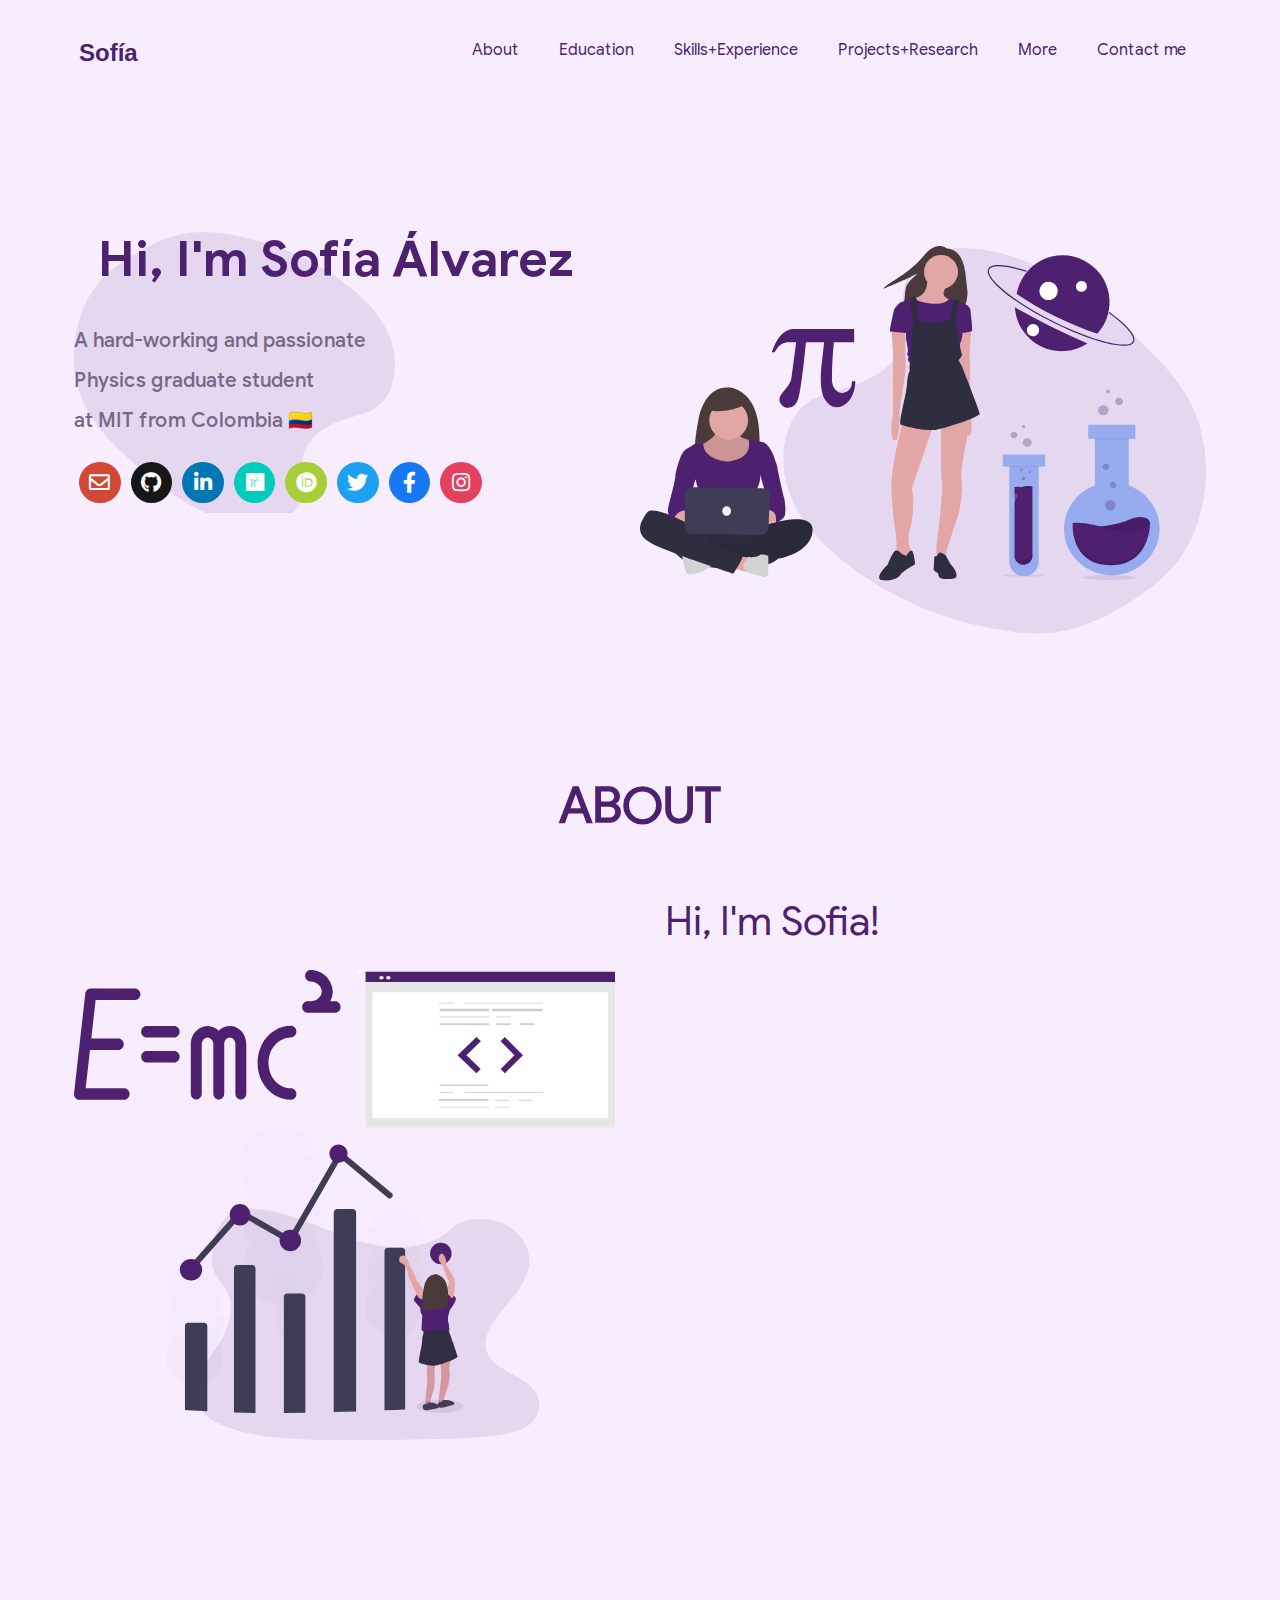
<file: index.html>
<!doctype html><html lang="en"><head><meta charset="utf-8"/><meta name="viewport" content="width=device-width,initial-scale=1"/><meta name="Sofia Alvarez Lopez" content="Web site created using create-react-app"/><meta property="og:title" content="Sofia Alvarez Lopez"/><meta property="og:type" content="website"/><meta property="og:url" content="https://sofiaalvarezlopez.github.io"/><meta name="msapplication-TileColor" content="#ffffff"><meta name="theme-color" content="#000000"><link rel="shortcut icon" type="image/x-icon" href="favicon.ico"/><title>Sofia Alvarez Lopez</title><link href="/static/css/main.f2b28c45.chunk.css" rel="stylesheet"></head><body><noscript>You need to enable JavaScript to run this app.</noscript><div id="root"></div><script>!function(p){function e(e){for(var r,t,n=e[0],o=e[1],u=e[2],a=0,l=[];a<n.length;a++)t=n[a],Object.prototype.hasOwnProperty.call(i,t)&&i[t]&&l.push(i[t][0]),i[t]=0;for(r in o)Object.prototype.hasOwnProperty.call(o,r)&&(p[r]=o[r]);for(s&&s(e);l.length;)l.shift()();return c.push.apply(c,u||[]),f()}function f(){for(var e,r=0;r<c.length;r++){for(var t=c[r],n=!0,o=1;o<t.length;o++){var u=t[o];0!==i[u]&&(n=!1)}n&&(c.splice(r--,1),e=a(a.s=t[0]))}return e}var t={},i={1:0},c=[];function a(e){if(t[e])return t[e].exports;var r=t[e]={i:e,l:!1,exports:{}};return p[e].call(r.exports,r,r.exports,a),r.l=!0,r.exports}a.m=p,a.c=t,a.d=function(e,r,t){a.o(e,r)||Object.defineProperty(e,r,{enumerable:!0,get:t})},a.r=function(e){"undefined"!=typeof Symbol&&Symbol.toStringTag&&Object.defineProperty(e,Symbol.toStringTag,{value:"Module"}),Object.defineProperty(e,"__esModule",{value:!0})},a.t=function(r,e){if(1&e&&(r=a(r)),8&e)return r;if(4&e&&"object"==typeof r&&r&&r.__esModule)return r;var t=Object.create(null);if(a.r(t),Object.defineProperty(t,"default",{enumerable:!0,value:r}),2&e&&"string"!=typeof r)for(var n in r)a.d(t,n,function(e){return r[e]}.bind(null,n));return t},a.n=function(e){var r=e&&e.__esModule?function(){return e.default}:function(){return e};return a.d(r,"a",r),r},a.o=function(e,r){return Object.prototype.hasOwnProperty.call(e,r)},a.p="/";var r=this["webpackJsonpsofia-alvarez-lopez-webpage"]=this["webpackJsonpsofia-alvarez-lopez-webpage"]||[],n=r.push.bind(r);r.push=e,r=r.slice();for(var o=0;o<r.length;o++)e(r[o]);var s=n;f()}([])</script><script src="/static/js/2.abd3e7f2.chunk.js"></script><script src="/static/js/main.e05d0082.chunk.js"></script></body></html>
</file>
<file: static/css/main.f2b28c45.chunk.css>
@font-face{font-family:Agustina Regular;font-style:normal;font-weight:400;src:local("Agustina Regular"),url(/static/media/Agustina.21f233e1.woff) format("woff")}@font-face{font-family:Montserrat;src:local("Montserrat"),url(/static/media/Montserrat-Regular.ee653992.ttf) format("woff")}@font-face{font-family:Google Sans Bold;src:local("Google Sans Bold"),url(/static/media/GoogleSans-Bold.4457817a.ttf) format("woff")}@font-face{font-family:Google Sans Bold Italic;src:local("Google Sans Bold Italic"),url(/static/media/GoogleSans-BoldItalic.90773b61.ttf) format("woff")}@font-face{font-family:Google Sans Italic;src:local("Google Sans Italic"),url(/static/media/GoogleSans-Italic.0ecddcde.ttf) format("woff")}@font-face{font-family:Google Sans Medium;src:local("Google Sans Medium"),url(/static/media/GoogleSans-Medium.8d57e401.ttf) format("woff")}@font-face{font-family:Google Sans Medium Italic;src:local("Google Sans Medium Italic"),url(/static/media/GoogleSans-MediumItalic.8fd37379.ttf) format("woff")}@font-face{font-family:Google Sans Regular;src:local("Google Sans Regular"),url(/static/media/GoogleSans-Regular.b5c77a6a.ttf) format("woff")}code{font-family:source-code-pro,Menlo,Monaco,Consolas,Courier New,monospace}body,html{scroll-behavior:smooth}body{margin:0;font:19px/23px Montserrat,sans-serif;-webkit-font-smoothing:antialiased;-moz-osx-font-smoothing:grayscale}@media (max-width:1380px){body,html{font-size:16px;line-height:normal}}.App{text-align:center}.App-logo{height:40vmin}.App-header{background-color:#282c34;min-height:100vh;display:flex;flex-direction:column;align-items:center;justify-content:center;font-size:calc(10px + 2vmin);color:#fff}.App-link{color:#09d3ac}.heading{color:#000}.subTitle{color:#868e96}@-webkit-keyframes fade_down{0%{opacity:.01;transform:translateY(-20px);transition:opacity .3s cubic-bezier(.645,.045,.355,1),transform .3s cubic-bezier(.645,.045,.355,1)}to{opacity:1;transform:translateY(0);transition:opacity .3s cubic-bezier(.645,.045,.355,1),transform .3s cubic-bezier(.645,.045,.355,1)}}@keyframes fade_down{0%{opacity:.01;transform:translateY(-20px);transition:opacity .3s cubic-bezier(.645,.045,.355,1),transform .3s cubic-bezier(.645,.045,.355,1)}to{opacity:1;transform:translateY(0);transition:opacity .3s cubic-bezier(.645,.045,.355,1),transform .3s cubic-bezier(.645,.045,.355,1)}}@-webkit-keyframes fade_up{0%{opacity:.01;transform:translateY(20px);transition:opacity .3s cubic-bezier(.645,.045,.355,1),transform .3s cubic-bezier(.645,.045,.355,1)}to{opacity:1;transform:translateY(0);transition:opacity .3s cubic-bezier(.645,.045,.355,1),transform .3s cubic-bezier(.645,.045,.355,1)}}@keyframes fade_up{0%{opacity:.01;transform:translateY(20px);transition:opacity .3s cubic-bezier(.645,.045,.355,1),transform .3s cubic-bezier(.645,.045,.355,1)}to{opacity:1;transform:translateY(0);transition:opacity .3s cubic-bezier(.645,.045,.355,1),transform .3s cubic-bezier(.645,.045,.355,1)}}.header{display:block;max-width:90%;padding:20px 10px;margin:0 auto}.header ul{margin:0;padding:0;list-style:none;overflow:hidden}.grey-color{color:#868e96}.header li a{display:block;padding:20px;text-decoration:none}.header .logo{display:block;float:left;font-size:1.5em;text-decoration:none;margin-top:5px;line-height:normal}.header .logo-name{font-weight:700;padding:0 5px}.about-cursor{cursor:pointer}.menu{font-family:Google Sans Regular}.header .menu{clear:both;max-height:0;transition:max-height .2s ease-out}.header .menu-icon{cursor:pointer;display:inline-block;float:right;padding:28px 20px;position:relative;-webkit-user-select:none;-moz-user-select:none;-ms-user-select:none;user-select:none}.header .menu-icon .navicon{background:#333;display:block;height:2px;position:relative;transition:background .2s ease-out;width:18px}.header .menu-icon .navicon:after,.header .menu-icon .navicon:before{background:#333;content:"";display:block;height:100%;position:absolute;transition:all .2s ease-out;width:100%}.header .menu-icon .navicon:before{top:5px}.header .menu-icon .navicon:after{top:-5px}.header .menu-btn{display:none}.header .menu-btn:checked~.menu{max-height:370px}.header .menu-btn:checked~.menu-icon .navicon{background:transparent}.header .menu-btn:checked~.menu-icon .navicon:before{transform:rotate(-45deg)}.header .menu-btn:checked~.menu-icon .navicon:after{transform:rotate(45deg)}.header .menu-btn:checked~.menu-icon:not(.steps) .navicon:after,.header .menu-btn:checked~.menu-icon:not(.steps) .navicon:before{top:0}@media (min-width:850px){.header li{float:left}.header{display:flex;align-items:center;justify-content:space-between}.header .menu{max-height:none}.header .menu-icon{display:none}}@media (max-width:960px) and (min-width:768px){.header{font-size:12px}}.main{width:90%;padding:20px 10px;margin:4rem auto 0}@media only screen and (min-width:769px){.titulo{background-image:url(/static/media/mancha.f8d5a099.svg);background-repeat:no-repeat;max-width:"100%"}}.greet-main{margin:2rem auto 0}.greet-main,.gretting-main{width:90%;padding:20px 10px}.gretting-main{margin:0 auto}.greeting-main{display:flex}.greeting-main>*{flex:1 1;margin-bottom:30px}.button-greeting-div{display:flex;margin-top:20px}.greeting-text{margin-top:80px;font-size:70px;line-height:1.1;font-family:Google Sans Bold}.greeting-nickname{font-size:30px;line-height:0;font-family:Google Sans Bold Italic}.greeting-text-p{font-size:40px;line-height:40px;margin-right:40px;font-family:Google Sans Medium}.greeting-image-div>*{max-width:100%;height:100%;margin-top:10%}@media (max-width:1380px){.greeting-text{font-size:50px}.greeting-text-p{font-size:20px}}@media (max-width:768px){.button-greeting-div{justify-content:space-around}.greeting-text{font-size:30px;margin-top:0;text-align:center}.greeting-nickname{font-size:25px;text-align:center}.greeting-text-p{font-size:16px;margin-right:0;line-height:normal;text-align:center}.greeting-main{display:block}.portfolio-repo-btn-div{width:100%;display:flex;justify-content:center}}.social-media-div{font-size:2em}.icon-button i{color:#fff}.icon-button{margin-bottom:10px}.icon-button i{border-radius:2.6rem;cursor:pointer;display:inline-block;font-size:1.3rem;height:2.6rem;line-height:2.6rem;position:relative;text-align:center;-webkit-user-select:none;-moz-user-select:none;-ms-user-select:none;user-select:none;width:2.6rem;margin:0 5px 10px}@media (max-width:768px){.social-media-div{text-align:center}}.skills-main-div{display:flex}.skills-header{font-size:60px;line-height:normal;font-family:Google Sans Regular;text-align:center}.skills-text{font-size:20px}.skills-text-div{margin-left:50px;font-family:Google Sans Regular}.skills-main-div>*{flex:1 1;margin-bottom:30px}.skills-image-div>*{max-width:100%;height:auto;margin-top:100px}.image-cv>*{max-width:100%;height:auto;display:block;margin-left:auto;margin-right:auto;align-items:center}.download-button>*{margin-left:45%;margin-right:45%;width:10%;align-items:center}@media only screen and (min-width:1025px){.skills-heading{font-size:56px;font-weight:400;font-family:Google Sans Regular;line-height:normal}}@media (max-width:1380px){.skills-heading{font-size:40px}.skills-header{font-size:50px}}@media (max-width:768px){.skills-heading{font-size:30px;text-align:center}.skills-header{font-size:30px}.greeting-text-p{font-size:16px;line-height:normal}.skills-main-div{flex-direction:column}.skills-text-div{margin:20px}.skills-text{font-size:16px}.skills-text-subtitle{font-size:16px;text-align:center}.image-cv,.skills-image-div{order:2}.image-cv>*,.skills-image-div>*{margin-top:0}}@media (max-width:767px){.download-button>*{margin-left:35%;margin-right:35%;width:30%;align-items:center}}@media only screen and (min-width:768px){.skills-font-size{font-size:1.5em;line-height:1.15}}.main-button{background-color:#55198b;border:1px solid #55198b;color:#fff;font-weight:500;line-height:1.1;width:-webkit-max-content;width:-moz-max-content;width:max-content;padding:13px 22px;margin-right:0;border-radius:6px;text-align:center;text-decoration:none;font-family:Google Sans Regular;display:block;margin-top:20px;font-size:18px;cursor:pointer;letter-spacing:2px}.main-button:hover{transition:.3s ease-in}.project-button{display:flex;justify-content:center;margin-top:20px}@media (max-width:768px){.main-button{font-size:15px;padding:12px 18px;margin-right:0}}@media (max-width:320px){.main-button{font-size:12px}}.footer-text{text-align:center;font-weight:700;font-family:Google Sans Regular}.footer-div{margin-top:2rem}#topButton{visibility:hidden;position:fixed;bottom:1.2rem;right:1.5rem;cursor:pointer;padding:15px;outline:none;border-radius:2rem;font-size:1.5rem}

/*!
 * Font Awesome Free 5.11.2 by @fontawesome - https://fontawesome.com
 * License - https://fontawesome.com/license/free (Icons: CC BY 4.0, Fonts: SIL OFL 1.1, Code: MIT License)
 */.fa,.fab,.fad,.fal,.far,.fas{-moz-osx-font-smoothing:grayscale;-webkit-font-smoothing:antialiased;display:inline-block;font-style:normal;font-feature-settings:normal;font-variant:normal;text-rendering:auto;line-height:1}.fa-lg{font-size:1.33333em;line-height:.75em;vertical-align:-.0667em}.fa-xs{font-size:.75em}.fa-sm{font-size:.875em}.fa-1x{font-size:1em}.fa-2x{font-size:2em}.fa-3x{font-size:3em}.fa-4x{font-size:4em}.fa-5x{font-size:5em}.fa-6x{font-size:6em}.fa-7x{font-size:7em}.fa-8x{font-size:8em}.fa-9x{font-size:9em}.fa-10x{font-size:10em}.fa-fw{text-align:center;width:1.25em}.fa-ul{list-style-type:none;margin-left:2.5em;padding-left:0}.fa-ul>li{position:relative}.fa-li{left:-2em;position:absolute;text-align:center;width:2em;line-height:inherit}.fa-border{border:.08em solid #eee;border-radius:.1em;padding:.2em .25em .15em}.fa-pull-left{float:left}.fa-pull-right{float:right}.fa.fa-pull-left,.fab.fa-pull-left,.fal.fa-pull-left,.far.fa-pull-left,.fas.fa-pull-left{margin-right:.3em}.fa.fa-pull-right,.fab.fa-pull-right,.fal.fa-pull-right,.far.fa-pull-right,.fas.fa-pull-right{margin-left:.3em}.fa-spin{-webkit-animation:fa-spin 2s linear infinite;animation:fa-spin 2s linear infinite}.fa-pulse{-webkit-animation:fa-spin 1s steps(8) infinite;animation:fa-spin 1s steps(8) infinite}@-webkit-keyframes fa-spin{0%{transform:rotate(0deg)}to{transform:rotate(1turn)}}@keyframes fa-spin{0%{transform:rotate(0deg)}to{transform:rotate(1turn)}}.fa-rotate-90{-ms-filter:"progid:DXImageTransform.Microsoft.BasicImage(rotation=1)";transform:rotate(90deg)}.fa-rotate-180{-ms-filter:"progid:DXImageTransform.Microsoft.BasicImage(rotation=2)";transform:rotate(180deg)}.fa-rotate-270{-ms-filter:"progid:DXImageTransform.Microsoft.BasicImage(rotation=3)";transform:rotate(270deg)}.fa-flip-horizontal{-ms-filter:"progid:DXImageTransform.Microsoft.BasicImage(rotation=0, mirror=1)";transform:scaleX(-1)}.fa-flip-vertical{transform:scaleY(-1)}.fa-flip-both,.fa-flip-horizontal.fa-flip-vertical,.fa-flip-vertical{-ms-filter:"progid:DXImageTransform.Microsoft.BasicImage(rotation=2, mirror=1)"}.fa-flip-both,.fa-flip-horizontal.fa-flip-vertical{transform:scale(-1)}:root .fa-flip-both,:root .fa-flip-horizontal,:root .fa-flip-vertical,:root .fa-rotate-90,:root .fa-rotate-180,:root .fa-rotate-270{-webkit-filter:none;filter:none}.fa-stack{display:inline-block;height:2em;line-height:2em;position:relative;vertical-align:middle;width:2.5em}.fa-stack-1x,.fa-stack-2x{left:0;position:absolute;text-align:center;width:100%}.fa-stack-1x{line-height:inherit}.fa-stack-2x{font-size:2em}.fa-inverse{color:#fff}.fa-500px:before{content:"\f26e"}.fa-accessible-icon:before{content:"\f368"}.fa-accusoft:before{content:"\f369"}.fa-acquisitions-incorporated:before{content:"\f6af"}.fa-ad:before{content:"\f641"}.fa-address-book:before{content:"\f2b9"}.fa-address-card:before{content:"\f2bb"}.fa-adjust:before{content:"\f042"}.fa-adn:before{content:"\f170"}.fa-adobe:before{content:"\f778"}.fa-adversal:before{content:"\f36a"}.fa-affiliatetheme:before{content:"\f36b"}.fa-air-freshener:before{content:"\f5d0"}.fa-airbnb:before{content:"\f834"}.fa-algolia:before{content:"\f36c"}.fa-align-center:before{content:"\f037"}.fa-align-justify:before{content:"\f039"}.fa-align-left:before{content:"\f036"}.fa-align-right:before{content:"\f038"}.fa-alipay:before{content:"\f642"}.fa-allergies:before{content:"\f461"}.fa-amazon:before{content:"\f270"}.fa-amazon-pay:before{content:"\f42c"}.fa-ambulance:before{content:"\f0f9"}.fa-american-sign-language-interpreting:before{content:"\f2a3"}.fa-amilia:before{content:"\f36d"}.fa-anchor:before{content:"\f13d"}.fa-android:before{content:"\f17b"}.fa-angellist:before{content:"\f209"}.fa-angle-double-down:before{content:"\f103"}.fa-angle-double-left:before{content:"\f100"}.fa-angle-double-right:before{content:"\f101"}.fa-angle-double-up:before{content:"\f102"}.fa-angle-down:before{content:"\f107"}.fa-angle-left:before{content:"\f104"}.fa-angle-right:before{content:"\f105"}.fa-angle-up:before{content:"\f106"}.fa-angry:before{content:"\f556"}.fa-angrycreative:before{content:"\f36e"}.fa-angular:before{content:"\f420"}.fa-ankh:before{content:"\f644"}.fa-app-store:before{content:"\f36f"}.fa-app-store-ios:before{content:"\f370"}.fa-apper:before{content:"\f371"}.fa-apple:before{content:"\f179"}.fa-apple-alt:before{content:"\f5d1"}.fa-apple-pay:before{content:"\f415"}.fa-archive:before{content:"\f187"}.fa-archway:before{content:"\f557"}.fa-arrow-alt-circle-down:before{content:"\f358"}.fa-arrow-alt-circle-left:before{content:"\f359"}.fa-arrow-alt-circle-right:before{content:"\f35a"}.fa-arrow-alt-circle-up:before{content:"\f35b"}.fa-arrow-circle-down:before{content:"\f0ab"}.fa-arrow-circle-left:before{content:"\f0a8"}.fa-arrow-circle-right:before{content:"\f0a9"}.fa-arrow-circle-up:before{content:"\f0aa"}.fa-arrow-down:before{content:"\f063"}.fa-arrow-left:before{content:"\f060"}.fa-arrow-right:before{content:"\f061"}.fa-arrow-up:before{content:"\f062"}.fa-arrows-alt:before{content:"\f0b2"}.fa-arrows-alt-h:before{content:"\f337"}.fa-arrows-alt-v:before{content:"\f338"}.fa-artstation:before{content:"\f77a"}.fa-assistive-listening-systems:before{content:"\f2a2"}.fa-asterisk:before{content:"\f069"}.fa-asymmetrik:before{content:"\f372"}.fa-at:before{content:"\f1fa"}.fa-atlas:before{content:"\f558"}.fa-atlassian:before{content:"\f77b"}.fa-atom:before{content:"\f5d2"}.fa-audible:before{content:"\f373"}.fa-audio-description:before{content:"\f29e"}.fa-autoprefixer:before{content:"\f41c"}.fa-avianex:before{content:"\f374"}.fa-aviato:before{content:"\f421"}.fa-award:before{content:"\f559"}.fa-aws:before{content:"\f375"}.fa-baby:before{content:"\f77c"}.fa-baby-carriage:before{content:"\f77d"}.fa-backspace:before{content:"\f55a"}.fa-backward:before{content:"\f04a"}.fa-bacon:before{content:"\f7e5"}.fa-balance-scale:before{content:"\f24e"}.fa-balance-scale-left:before{content:"\f515"}.fa-balance-scale-right:before{content:"\f516"}.fa-ban:before{content:"\f05e"}.fa-band-aid:before{content:"\f462"}.fa-bandcamp:before{content:"\f2d5"}.fa-barcode:before{content:"\f02a"}.fa-bars:before{content:"\f0c9"}.fa-baseball-ball:before{content:"\f433"}.fa-basketball-ball:before{content:"\f434"}.fa-bath:before{content:"\f2cd"}.fa-battery-empty:before{content:"\f244"}.fa-battery-full:before{content:"\f240"}.fa-battery-half:before{content:"\f242"}.fa-battery-quarter:before{content:"\f243"}.fa-battery-three-quarters:before{content:"\f241"}.fa-battle-net:before{content:"\f835"}.fa-bed:before{content:"\f236"}.fa-beer:before{content:"\f0fc"}.fa-behance:before{content:"\f1b4"}.fa-behance-square:before{content:"\f1b5"}.fa-bell:before{content:"\f0f3"}.fa-bell-slash:before{content:"\f1f6"}.fa-bezier-curve:before{content:"\f55b"}.fa-bible:before{content:"\f647"}.fa-bicycle:before{content:"\f206"}.fa-biking:before{content:"\f84a"}.fa-bimobject:before{content:"\f378"}.fa-binoculars:before{content:"\f1e5"}.fa-biohazard:before{content:"\f780"}.fa-birthday-cake:before{content:"\f1fd"}.fa-bitbucket:before{content:"\f171"}.fa-bitcoin:before{content:"\f379"}.fa-bity:before{content:"\f37a"}.fa-black-tie:before{content:"\f27e"}.fa-blackberry:before{content:"\f37b"}.fa-blender:before{content:"\f517"}.fa-blender-phone:before{content:"\f6b6"}.fa-blind:before{content:"\f29d"}.fa-blog:before{content:"\f781"}.fa-blogger:before{content:"\f37c"}.fa-blogger-b:before{content:"\f37d"}.fa-bluetooth:before{content:"\f293"}.fa-bluetooth-b:before{content:"\f294"}.fa-bold:before{content:"\f032"}.fa-bolt:before{content:"\f0e7"}.fa-bomb:before{content:"\f1e2"}.fa-bone:before{content:"\f5d7"}.fa-bong:before{content:"\f55c"}.fa-book:before{content:"\f02d"}.fa-book-dead:before{content:"\f6b7"}.fa-book-medical:before{content:"\f7e6"}.fa-book-open:before{content:"\f518"}.fa-book-reader:before{content:"\f5da"}.fa-bookmark:before{content:"\f02e"}.fa-bootstrap:before{content:"\f836"}.fa-border-all:before{content:"\f84c"}.fa-border-none:before{content:"\f850"}.fa-border-style:before{content:"\f853"}.fa-bowling-ball:before{content:"\f436"}.fa-box:before{content:"\f466"}.fa-box-open:before{content:"\f49e"}.fa-boxes:before{content:"\f468"}.fa-braille:before{content:"\f2a1"}.fa-brain:before{content:"\f5dc"}.fa-bread-slice:before{content:"\f7ec"}.fa-briefcase:before{content:"\f0b1"}.fa-briefcase-medical:before{content:"\f469"}.fa-broadcast-tower:before{content:"\f519"}.fa-broom:before{content:"\f51a"}.fa-brush:before{content:"\f55d"}.fa-btc:before{content:"\f15a"}.fa-buffer:before{content:"\f837"}.fa-bug:before{content:"\f188"}.fa-building:before{content:"\f1ad"}.fa-bullhorn:before{content:"\f0a1"}.fa-bullseye:before{content:"\f140"}.fa-burn:before{content:"\f46a"}.fa-buromobelexperte:before{content:"\f37f"}.fa-bus:before{content:"\f207"}.fa-bus-alt:before{content:"\f55e"}.fa-business-time:before{content:"\f64a"}.fa-buy-n-large:before{content:"\f8a6"}.fa-buysellads:before{content:"\f20d"}.fa-calculator:before{content:"\f1ec"}.fa-calendar:before{content:"\f133"}.fa-calendar-alt:before{content:"\f073"}.fa-calendar-check:before{content:"\f274"}.fa-calendar-day:before{content:"\f783"}.fa-calendar-minus:before{content:"\f272"}.fa-calendar-plus:before{content:"\f271"}.fa-calendar-times:before{content:"\f273"}.fa-calendar-week:before{content:"\f784"}.fa-camera:before{content:"\f030"}.fa-camera-retro:before{content:"\f083"}.fa-campground:before{content:"\f6bb"}.fa-canadian-maple-leaf:before{content:"\f785"}.fa-candy-cane:before{content:"\f786"}.fa-cannabis:before{content:"\f55f"}.fa-capsules:before{content:"\f46b"}.fa-car:before{content:"\f1b9"}.fa-car-alt:before{content:"\f5de"}.fa-car-battery:before{content:"\f5df"}.fa-car-crash:before{content:"\f5e1"}.fa-car-side:before{content:"\f5e4"}.fa-caret-down:before{content:"\f0d7"}.fa-caret-left:before{content:"\f0d9"}.fa-caret-right:before{content:"\f0da"}.fa-caret-square-down:before{content:"\f150"}.fa-caret-square-left:before{content:"\f191"}.fa-caret-square-right:before{content:"\f152"}.fa-caret-square-up:before{content:"\f151"}.fa-caret-up:before{content:"\f0d8"}.fa-carrot:before{content:"\f787"}.fa-cart-arrow-down:before{content:"\f218"}.fa-cart-plus:before{content:"\f217"}.fa-cash-register:before{content:"\f788"}.fa-cat:before{content:"\f6be"}.fa-cc-amazon-pay:before{content:"\f42d"}.fa-cc-amex:before{content:"\f1f3"}.fa-cc-apple-pay:before{content:"\f416"}.fa-cc-diners-club:before{content:"\f24c"}.fa-cc-discover:before{content:"\f1f2"}.fa-cc-jcb:before{content:"\f24b"}.fa-cc-mastercard:before{content:"\f1f1"}.fa-cc-paypal:before{content:"\f1f4"}.fa-cc-stripe:before{content:"\f1f5"}.fa-cc-visa:before{content:"\f1f0"}.fa-centercode:before{content:"\f380"}.fa-centos:before{content:"\f789"}.fa-certificate:before{content:"\f0a3"}.fa-chair:before{content:"\f6c0"}.fa-chalkboard:before{content:"\f51b"}.fa-chalkboard-teacher:before{content:"\f51c"}.fa-charging-station:before{content:"\f5e7"}.fa-chart-area:before{content:"\f1fe"}.fa-chart-bar:before{content:"\f080"}.fa-chart-line:before{content:"\f201"}.fa-chart-pie:before{content:"\f200"}.fa-check:before{content:"\f00c"}.fa-check-circle:before{content:"\f058"}.fa-check-double:before{content:"\f560"}.fa-check-square:before{content:"\f14a"}.fa-cheese:before{content:"\f7ef"}.fa-chess:before{content:"\f439"}.fa-chess-bishop:before{content:"\f43a"}.fa-chess-board:before{content:"\f43c"}.fa-chess-king:before{content:"\f43f"}.fa-chess-knight:before{content:"\f441"}.fa-chess-pawn:before{content:"\f443"}.fa-chess-queen:before{content:"\f445"}.fa-chess-rook:before{content:"\f447"}.fa-chevron-circle-down:before{content:"\f13a"}.fa-chevron-circle-left:before{content:"\f137"}.fa-chevron-circle-right:before{content:"\f138"}.fa-chevron-circle-up:before{content:"\f139"}.fa-chevron-down:before{content:"\f078"}.fa-chevron-left:before{content:"\f053"}.fa-chevron-right:before{content:"\f054"}.fa-chevron-up:before{content:"\f077"}.fa-child:before{content:"\f1ae"}.fa-chrome:before{content:"\f268"}.fa-chromecast:before{content:"\f838"}.fa-church:before{content:"\f51d"}.fa-circle:before{content:"\f111"}.fa-circle-notch:before{content:"\f1ce"}.fa-city:before{content:"\f64f"}.fa-clinic-medical:before{content:"\f7f2"}.fa-clipboard:before{content:"\f328"}.fa-clipboard-check:before{content:"\f46c"}.fa-clipboard-list:before{content:"\f46d"}.fa-clock:before{content:"\f017"}.fa-clone:before{content:"\f24d"}.fa-closed-captioning:before{content:"\f20a"}.fa-cloud:before{content:"\f0c2"}.fa-cloud-download-alt:before{content:"\f381"}.fa-cloud-meatball:before{content:"\f73b"}.fa-cloud-moon:before{content:"\f6c3"}.fa-cloud-moon-rain:before{content:"\f73c"}.fa-cloud-rain:before{content:"\f73d"}.fa-cloud-showers-heavy:before{content:"\f740"}.fa-cloud-sun:before{content:"\f6c4"}.fa-cloud-sun-rain:before{content:"\f743"}.fa-cloud-upload-alt:before{content:"\f382"}.fa-cloudscale:before{content:"\f383"}.fa-cloudsmith:before{content:"\f384"}.fa-cloudversify:before{content:"\f385"}.fa-cocktail:before{content:"\f561"}.fa-code:before{content:"\f121"}.fa-code-branch:before{content:"\f126"}.fa-codepen:before{content:"\f1cb"}.fa-codiepie:before{content:"\f284"}.fa-coffee:before{content:"\f0f4"}.fa-cog:before{content:"\f013"}.fa-cogs:before{content:"\f085"}.fa-coins:before{content:"\f51e"}.fa-columns:before{content:"\f0db"}.fa-comment:before{content:"\f075"}.fa-comment-alt:before{content:"\f27a"}.fa-comment-dollar:before{content:"\f651"}.fa-comment-dots:before{content:"\f4ad"}.fa-comment-medical:before{content:"\f7f5"}.fa-comment-slash:before{content:"\f4b3"}.fa-comments:before{content:"\f086"}.fa-comments-dollar:before{content:"\f653"}.fa-compact-disc:before{content:"\f51f"}.fa-compass:before{content:"\f14e"}.fa-compress:before{content:"\f066"}.fa-compress-arrows-alt:before{content:"\f78c"}.fa-concierge-bell:before{content:"\f562"}.fa-confluence:before{content:"\f78d"}.fa-connectdevelop:before{content:"\f20e"}.fa-contao:before{content:"\f26d"}.fa-cookie:before{content:"\f563"}.fa-cookie-bite:before{content:"\f564"}.fa-copy:before{content:"\f0c5"}.fa-copyright:before{content:"\f1f9"}.fa-cotton-bureau:before{content:"\f89e"}.fa-couch:before{content:"\f4b8"}.fa-cpanel:before{content:"\f388"}.fa-creative-commons:before{content:"\f25e"}.fa-creative-commons-by:before{content:"\f4e7"}.fa-creative-commons-nc:before{content:"\f4e8"}.fa-creative-commons-nc-eu:before{content:"\f4e9"}.fa-creative-commons-nc-jp:before{content:"\f4ea"}.fa-creative-commons-nd:before{content:"\f4eb"}.fa-creative-commons-pd:before{content:"\f4ec"}.fa-creative-commons-pd-alt:before{content:"\f4ed"}.fa-creative-commons-remix:before{content:"\f4ee"}.fa-creative-commons-sa:before{content:"\f4ef"}.fa-creative-commons-sampling:before{content:"\f4f0"}.fa-creative-commons-sampling-plus:before{content:"\f4f1"}.fa-creative-commons-share:before{content:"\f4f2"}.fa-creative-commons-zero:before{content:"\f4f3"}.fa-credit-card:before{content:"\f09d"}.fa-critical-role:before{content:"\f6c9"}.fa-crop:before{content:"\f125"}.fa-crop-alt:before{content:"\f565"}.fa-cross:before{content:"\f654"}.fa-crosshairs:before{content:"\f05b"}.fa-crow:before{content:"\f520"}.fa-crown:before{content:"\f521"}.fa-crutch:before{content:"\f7f7"}.fa-css3:before{content:"\f13c"}.fa-css3-alt:before{content:"\f38b"}.fa-cube:before{content:"\f1b2"}.fa-cubes:before{content:"\f1b3"}.fa-cut:before{content:"\f0c4"}.fa-cuttlefish:before{content:"\f38c"}.fa-d-and-d:before{content:"\f38d"}.fa-d-and-d-beyond:before{content:"\f6ca"}.fa-dashcube:before{content:"\f210"}.fa-database:before{content:"\f1c0"}.fa-deaf:before{content:"\f2a4"}.fa-delicious:before{content:"\f1a5"}.fa-democrat:before{content:"\f747"}.fa-deploydog:before{content:"\f38e"}.fa-deskpro:before{content:"\f38f"}.fa-desktop:before{content:"\f108"}.fa-dev:before{content:"\f6cc"}.fa-deviantart:before{content:"\f1bd"}.fa-dharmachakra:before{content:"\f655"}.fa-dhl:before{content:"\f790"}.fa-diagnoses:before{content:"\f470"}.fa-diaspora:before{content:"\f791"}.fa-dice:before{content:"\f522"}.fa-dice-d20:before{content:"\f6cf"}.fa-dice-d6:before{content:"\f6d1"}.fa-dice-five:before{content:"\f523"}.fa-dice-four:before{content:"\f524"}.fa-dice-one:before{content:"\f525"}.fa-dice-six:before{content:"\f526"}.fa-dice-three:before{content:"\f527"}.fa-dice-two:before{content:"\f528"}.fa-digg:before{content:"\f1a6"}.fa-digital-ocean:before{content:"\f391"}.fa-digital-tachograph:before{content:"\f566"}.fa-directions:before{content:"\f5eb"}.fa-discord:before{content:"\f392"}.fa-discourse:before{content:"\f393"}.fa-divide:before{content:"\f529"}.fa-dizzy:before{content:"\f567"}.fa-dna:before{content:"\f471"}.fa-dochub:before{content:"\f394"}.fa-docker:before{content:"\f395"}.fa-dog:before{content:"\f6d3"}.fa-dollar-sign:before{content:"\f155"}.fa-dolly:before{content:"\f472"}.fa-dolly-flatbed:before{content:"\f474"}.fa-donate:before{content:"\f4b9"}.fa-door-closed:before{content:"\f52a"}.fa-door-open:before{content:"\f52b"}.fa-dot-circle:before{content:"\f192"}.fa-dove:before{content:"\f4ba"}.fa-download:before{content:"\f019"}.fa-draft2digital:before{content:"\f396"}.fa-drafting-compass:before{content:"\f568"}.fa-dragon:before{content:"\f6d5"}.fa-draw-polygon:before{content:"\f5ee"}.fa-dribbble:before{content:"\f17d"}.fa-dribbble-square:before{content:"\f397"}.fa-dropbox:before{content:"\f16b"}.fa-drum:before{content:"\f569"}.fa-drum-steelpan:before{content:"\f56a"}.fa-drumstick-bite:before{content:"\f6d7"}.fa-drupal:before{content:"\f1a9"}.fa-dumbbell:before{content:"\f44b"}.fa-dumpster:before{content:"\f793"}.fa-dumpster-fire:before{content:"\f794"}.fa-dungeon:before{content:"\f6d9"}.fa-dyalog:before{content:"\f399"}.fa-earlybirds:before{content:"\f39a"}.fa-ebay:before{content:"\f4f4"}.fa-edge:before{content:"\f282"}.fa-edit:before{content:"\f044"}.fa-egg:before{content:"\f7fb"}.fa-eject:before{content:"\f052"}.fa-elementor:before{content:"\f430"}.fa-ellipsis-h:before{content:"\f141"}.fa-ellipsis-v:before{content:"\f142"}.fa-ello:before{content:"\f5f1"}.fa-ember:before{content:"\f423"}.fa-empire:before{content:"\f1d1"}.fa-envelope:before{content:"\f0e0"}.fa-envelope-open:before{content:"\f2b6"}.fa-envelope-open-text:before{content:"\f658"}.fa-envelope-square:before{content:"\f199"}.fa-envira:before{content:"\f299"}.fa-equals:before{content:"\f52c"}.fa-eraser:before{content:"\f12d"}.fa-erlang:before{content:"\f39d"}.fa-ethereum:before{content:"\f42e"}.fa-ethernet:before{content:"\f796"}.fa-etsy:before{content:"\f2d7"}.fa-euro-sign:before{content:"\f153"}.fa-evernote:before{content:"\f839"}.fa-exchange-alt:before{content:"\f362"}.fa-exclamation:before{content:"\f12a"}.fa-exclamation-circle:before{content:"\f06a"}.fa-exclamation-triangle:before{content:"\f071"}.fa-expand:before{content:"\f065"}.fa-expand-arrows-alt:before{content:"\f31e"}.fa-expeditedssl:before{content:"\f23e"}.fa-external-link-alt:before{content:"\f35d"}.fa-external-link-square-alt:before{content:"\f360"}.fa-eye:before{content:"\f06e"}.fa-eye-dropper:before{content:"\f1fb"}.fa-eye-slash:before{content:"\f070"}.fa-facebook:before{content:"\f09a"}.fa-facebook-f:before{content:"\f39e"}.fa-facebook-messenger:before{content:"\f39f"}.fa-facebook-square:before{content:"\f082"}.fa-fan:before{content:"\f863"}.fa-fantasy-flight-games:before{content:"\f6dc"}.fa-fast-backward:before{content:"\f049"}.fa-fast-forward:before{content:"\f050"}.fa-fax:before{content:"\f1ac"}.fa-feather:before{content:"\f52d"}.fa-feather-alt:before{content:"\f56b"}.fa-fedex:before{content:"\f797"}.fa-fedora:before{content:"\f798"}.fa-female:before{content:"\f182"}.fa-fighter-jet:before{content:"\f0fb"}.fa-figma:before{content:"\f799"}.fa-file:before{content:"\f15b"}.fa-file-alt:before{content:"\f15c"}.fa-file-archive:before{content:"\f1c6"}.fa-file-audio:before{content:"\f1c7"}.fa-file-code:before{content:"\f1c9"}.fa-file-contract:before{content:"\f56c"}.fa-file-csv:before{content:"\f6dd"}.fa-file-download:before{content:"\f56d"}.fa-file-excel:before{content:"\f1c3"}.fa-file-export:before{content:"\f56e"}.fa-file-image:before{content:"\f1c5"}.fa-file-import:before{content:"\f56f"}.fa-file-invoice:before{content:"\f570"}.fa-file-invoice-dollar:before{content:"\f571"}.fa-file-medical:before{content:"\f477"}.fa-file-medical-alt:before{content:"\f478"}.fa-file-pdf:before{content:"\f1c1"}.fa-file-powerpoint:before{content:"\f1c4"}.fa-file-prescription:before{content:"\f572"}.fa-file-signature:before{content:"\f573"}.fa-file-upload:before{content:"\f574"}.fa-file-video:before{content:"\f1c8"}.fa-file-word:before{content:"\f1c2"}.fa-fill:before{content:"\f575"}.fa-fill-drip:before{content:"\f576"}.fa-film:before{content:"\f008"}.fa-filter:before{content:"\f0b0"}.fa-fingerprint:before{content:"\f577"}.fa-fire:before{content:"\f06d"}.fa-fire-alt:before{content:"\f7e4"}.fa-fire-extinguisher:before{content:"\f134"}.fa-firefox:before{content:"\f269"}.fa-first-aid:before{content:"\f479"}.fa-first-order:before{content:"\f2b0"}.fa-first-order-alt:before{content:"\f50a"}.fa-firstdraft:before{content:"\f3a1"}.fa-fish:before{content:"\f578"}.fa-fist-raised:before{content:"\f6de"}.fa-flag:before{content:"\f024"}.fa-flag-checkered:before{content:"\f11e"}.fa-flag-usa:before{content:"\f74d"}.fa-flask:before{content:"\f0c3"}.fa-flickr:before{content:"\f16e"}.fa-flipboard:before{content:"\f44d"}.fa-flushed:before{content:"\f579"}.fa-fly:before{content:"\f417"}.fa-folder:before{content:"\f07b"}.fa-folder-minus:before{content:"\f65d"}.fa-folder-open:before{content:"\f07c"}.fa-folder-plus:before{content:"\f65e"}.fa-font:before{content:"\f031"}.fa-font-awesome:before{content:"\f2b4"}.fa-font-awesome-alt:before{content:"\f35c"}.fa-font-awesome-flag:before{content:"\f425"}.fa-font-awesome-logo-full:before{content:"\f4e6"}.fa-fonticons:before{content:"\f280"}.fa-fonticons-fi:before{content:"\f3a2"}.fa-football-ball:before{content:"\f44e"}.fa-fort-awesome:before{content:"\f286"}.fa-fort-awesome-alt:before{content:"\f3a3"}.fa-forumbee:before{content:"\f211"}.fa-forward:before{content:"\f04e"}.fa-foursquare:before{content:"\f180"}.fa-free-code-camp:before{content:"\f2c5"}.fa-freebsd:before{content:"\f3a4"}.fa-frog:before{content:"\f52e"}.fa-frown:before{content:"\f119"}.fa-frown-open:before{content:"\f57a"}.fa-fulcrum:before{content:"\f50b"}.fa-funnel-dollar:before{content:"\f662"}.fa-futbol:before{content:"\f1e3"}.fa-galactic-republic:before{content:"\f50c"}.fa-galactic-senate:before{content:"\f50d"}.fa-gamepad:before{content:"\f11b"}.fa-gas-pump:before{content:"\f52f"}.fa-gavel:before{content:"\f0e3"}.fa-gem:before{content:"\f3a5"}.fa-genderless:before{content:"\f22d"}.fa-get-pocket:before{content:"\f265"}.fa-gg:before{content:"\f260"}.fa-gg-circle:before{content:"\f261"}.fa-ghost:before{content:"\f6e2"}.fa-gift:before{content:"\f06b"}.fa-gifts:before{content:"\f79c"}.fa-git:before{content:"\f1d3"}.fa-git-alt:before{content:"\f841"}.fa-git-square:before{content:"\f1d2"}.fa-github:before{content:"\f09b"}.fa-github-alt:before{content:"\f113"}.fa-github-square:before{content:"\f092"}.fa-gitkraken:before{content:"\f3a6"}.fa-gitlab:before{content:"\f296"}.fa-gitter:before{content:"\f426"}.fa-glass-cheers:before{content:"\f79f"}.fa-glass-martini:before{content:"\f000"}.fa-glass-martini-alt:before{content:"\f57b"}.fa-glass-whiskey:before{content:"\f7a0"}.fa-glasses:before{content:"\f530"}.fa-glide:before{content:"\f2a5"}.fa-glide-g:before{content:"\f2a6"}.fa-globe:before{content:"\f0ac"}.fa-globe-africa:before{content:"\f57c"}.fa-globe-americas:before{content:"\f57d"}.fa-globe-asia:before{content:"\f57e"}.fa-globe-europe:before{content:"\f7a2"}.fa-gofore:before{content:"\f3a7"}.fa-golf-ball:before{content:"\f450"}.fa-goodreads:before{content:"\f3a8"}.fa-goodreads-g:before{content:"\f3a9"}.fa-google:before{content:"\f1a0"}.fa-google-drive:before{content:"\f3aa"}.fa-google-play:before{content:"\f3ab"}.fa-google-plus:before{content:"\f2b3"}.fa-google-plus-g:before{content:"\f0d5"}.fa-google-plus-square:before{content:"\f0d4"}.fa-google-wallet:before{content:"\f1ee"}.fa-gopuram:before{content:"\f664"}.fa-graduation-cap:before{content:"\f19d"}.fa-gratipay:before{content:"\f184"}.fa-grav:before{content:"\f2d6"}.fa-greater-than:before{content:"\f531"}.fa-greater-than-equal:before{content:"\f532"}.fa-grimace:before{content:"\f57f"}.fa-grin:before{content:"\f580"}.fa-grin-alt:before{content:"\f581"}.fa-grin-beam:before{content:"\f582"}.fa-grin-beam-sweat:before{content:"\f583"}.fa-grin-hearts:before{content:"\f584"}.fa-grin-squint:before{content:"\f585"}.fa-grin-squint-tears:before{content:"\f586"}.fa-grin-stars:before{content:"\f587"}.fa-grin-tears:before{content:"\f588"}.fa-grin-tongue:before{content:"\f589"}.fa-grin-tongue-squint:before{content:"\f58a"}.fa-grin-tongue-wink:before{content:"\f58b"}.fa-grin-wink:before{content:"\f58c"}.fa-grip-horizontal:before{content:"\f58d"}.fa-grip-lines:before{content:"\f7a4"}.fa-grip-lines-vertical:before{content:"\f7a5"}.fa-grip-vertical:before{content:"\f58e"}.fa-gripfire:before{content:"\f3ac"}.fa-grunt:before{content:"\f3ad"}.fa-guitar:before{content:"\f7a6"}.fa-gulp:before{content:"\f3ae"}.fa-h-square:before{content:"\f0fd"}.fa-hacker-news:before{content:"\f1d4"}.fa-hacker-news-square:before{content:"\f3af"}.fa-hackerrank:before{content:"\f5f7"}.fa-hamburger:before{content:"\f805"}.fa-hammer:before{content:"\f6e3"}.fa-hamsa:before{content:"\f665"}.fa-hand-holding:before{content:"\f4bd"}.fa-hand-holding-heart:before{content:"\f4be"}.fa-hand-holding-usd:before{content:"\f4c0"}.fa-hand-lizard:before{content:"\f258"}.fa-hand-middle-finger:before{content:"\f806"}.fa-hand-paper:before{content:"\f256"}.fa-hand-peace:before{content:"\f25b"}.fa-hand-point-down:before{content:"\f0a7"}.fa-hand-point-left:before{content:"\f0a5"}.fa-hand-point-right:before{content:"\f0a4"}.fa-hand-point-up:before{content:"\f0a6"}.fa-hand-pointer:before{content:"\f25a"}.fa-hand-rock:before{content:"\f255"}.fa-hand-scissors:before{content:"\f257"}.fa-hand-spock:before{content:"\f259"}.fa-hands:before{content:"\f4c2"}.fa-hands-helping:before{content:"\f4c4"}.fa-handshake:before{content:"\f2b5"}.fa-hanukiah:before{content:"\f6e6"}.fa-hard-hat:before{content:"\f807"}.fa-hashtag:before{content:"\f292"}.fa-hat-cowboy:before{content:"\f8c0"}.fa-hat-cowboy-side:before{content:"\f8c1"}.fa-hat-wizard:before{content:"\f6e8"}.fa-haykal:before{content:"\f666"}.fa-hdd:before{content:"\f0a0"}.fa-heading:before{content:"\f1dc"}.fa-headphones:before{content:"\f025"}.fa-headphones-alt:before{content:"\f58f"}.fa-headset:before{content:"\f590"}.fa-heart:before{content:"\f004"}.fa-heart-broken:before{content:"\f7a9"}.fa-heartbeat:before{content:"\f21e"}.fa-helicopter:before{content:"\f533"}.fa-highlighter:before{content:"\f591"}.fa-hiking:before{content:"\f6ec"}.fa-hippo:before{content:"\f6ed"}.fa-hips:before{content:"\f452"}.fa-hire-a-helper:before{content:"\f3b0"}.fa-history:before{content:"\f1da"}.fa-hockey-puck:before{content:"\f453"}.fa-holly-berry:before{content:"\f7aa"}.fa-home:before{content:"\f015"}.fa-hooli:before{content:"\f427"}.fa-hornbill:before{content:"\f592"}.fa-horse:before{content:"\f6f0"}.fa-horse-head:before{content:"\f7ab"}.fa-hospital:before{content:"\f0f8"}.fa-hospital-alt:before{content:"\f47d"}.fa-hospital-symbol:before{content:"\f47e"}.fa-hot-tub:before{content:"\f593"}.fa-hotdog:before{content:"\f80f"}.fa-hotel:before{content:"\f594"}.fa-hotjar:before{content:"\f3b1"}.fa-hourglass:before{content:"\f254"}.fa-hourglass-end:before{content:"\f253"}.fa-hourglass-half:before{content:"\f252"}.fa-hourglass-start:before{content:"\f251"}.fa-house-damage:before{content:"\f6f1"}.fa-houzz:before{content:"\f27c"}.fa-hryvnia:before{content:"\f6f2"}.fa-html5:before{content:"\f13b"}.fa-hubspot:before{content:"\f3b2"}.fa-i-cursor:before{content:"\f246"}.fa-ice-cream:before{content:"\f810"}.fa-icicles:before{content:"\f7ad"}.fa-icons:before{content:"\f86d"}.fa-id-badge:before{content:"\f2c1"}.fa-id-card:before{content:"\f2c2"}.fa-id-card-alt:before{content:"\f47f"}.fa-igloo:before{content:"\f7ae"}.fa-image:before{content:"\f03e"}.fa-images:before{content:"\f302"}.fa-imdb:before{content:"\f2d8"}.fa-inbox:before{content:"\f01c"}.fa-indent:before{content:"\f03c"}.fa-industry:before{content:"\f275"}.fa-infinity:before{content:"\f534"}.fa-info:before{content:"\f129"}.fa-info-circle:before{content:"\f05a"}.fa-instagram:before{content:"\f16d"}.fa-intercom:before{content:"\f7af"}.fa-internet-explorer:before{content:"\f26b"}.fa-invision:before{content:"\f7b0"}.fa-ioxhost:before{content:"\f208"}.fa-italic:before{content:"\f033"}.fa-itch-io:before{content:"\f83a"}.fa-itunes:before{content:"\f3b4"}.fa-itunes-note:before{content:"\f3b5"}.fa-java:before{content:"\f4e4"}.fa-jedi:before{content:"\f669"}.fa-jedi-order:before{content:"\f50e"}.fa-jenkins:before{content:"\f3b6"}.fa-jira:before{content:"\f7b1"}.fa-joget:before{content:"\f3b7"}.fa-joint:before{content:"\f595"}.fa-joomla:before{content:"\f1aa"}.fa-journal-whills:before{content:"\f66a"}.fa-js:before{content:"\f3b8"}.fa-js-square:before{content:"\f3b9"}.fa-jsfiddle:before{content:"\f1cc"}.fa-kaaba:before{content:"\f66b"}.fa-kaggle:before{content:"\f5fa"}.fa-key:before{content:"\f084"}.fa-keybase:before{content:"\f4f5"}.fa-keyboard:before{content:"\f11c"}.fa-keycdn:before{content:"\f3ba"}.fa-khanda:before{content:"\f66d"}.fa-kickstarter:before{content:"\f3bb"}.fa-kickstarter-k:before{content:"\f3bc"}.fa-kiss:before{content:"\f596"}.fa-kiss-beam:before{content:"\f597"}.fa-kiss-wink-heart:before{content:"\f598"}.fa-kiwi-bird:before{content:"\f535"}.fa-korvue:before{content:"\f42f"}.fa-landmark:before{content:"\f66f"}.fa-language:before{content:"\f1ab"}.fa-laptop:before{content:"\f109"}.fa-laptop-code:before{content:"\f5fc"}.fa-laptop-medical:before{content:"\f812"}.fa-laravel:before{content:"\f3bd"}.fa-lastfm:before{content:"\f202"}.fa-lastfm-square:before{content:"\f203"}.fa-laugh:before{content:"\f599"}.fa-laugh-beam:before{content:"\f59a"}.fa-laugh-squint:before{content:"\f59b"}.fa-laugh-wink:before{content:"\f59c"}.fa-layer-group:before{content:"\f5fd"}.fa-leaf:before{content:"\f06c"}.fa-leanpub:before{content:"\f212"}.fa-lemon:before{content:"\f094"}.fa-less:before{content:"\f41d"}.fa-less-than:before{content:"\f536"}.fa-less-than-equal:before{content:"\f537"}.fa-level-down-alt:before{content:"\f3be"}.fa-level-up-alt:before{content:"\f3bf"}.fa-life-ring:before{content:"\f1cd"}.fa-lightbulb:before{content:"\f0eb"}.fa-line:before{content:"\f3c0"}.fa-link:before{content:"\f0c1"}.fa-linkedin:before{content:"\f08c"}.fa-linkedin-in:before{content:"\f0e1"}.fa-linode:before{content:"\f2b8"}.fa-linux:before{content:"\f17c"}.fa-lira-sign:before{content:"\f195"}.fa-list:before{content:"\f03a"}.fa-list-alt:before{content:"\f022"}.fa-list-ol:before{content:"\f0cb"}.fa-list-ul:before{content:"\f0ca"}.fa-location-arrow:before{content:"\f124"}.fa-lock:before{content:"\f023"}.fa-lock-open:before{content:"\f3c1"}.fa-long-arrow-alt-down:before{content:"\f309"}.fa-long-arrow-alt-left:before{content:"\f30a"}.fa-long-arrow-alt-right:before{content:"\f30b"}.fa-long-arrow-alt-up:before{content:"\f30c"}.fa-low-vision:before{content:"\f2a8"}.fa-luggage-cart:before{content:"\f59d"}.fa-lyft:before{content:"\f3c3"}.fa-magento:before{content:"\f3c4"}.fa-magic:before{content:"\f0d0"}.fa-magnet:before{content:"\f076"}.fa-mail-bulk:before{content:"\f674"}.fa-mailchimp:before{content:"\f59e"}.fa-male:before{content:"\f183"}.fa-mandalorian:before{content:"\f50f"}.fa-map:before{content:"\f279"}.fa-map-marked:before{content:"\f59f"}.fa-map-marked-alt:before{content:"\f5a0"}.fa-map-marker:before{content:"\f041"}.fa-map-marker-alt:before{content:"\f3c5"}.fa-map-pin:before{content:"\f276"}.fa-map-signs:before{content:"\f277"}.fa-markdown:before{content:"\f60f"}.fa-marker:before{content:"\f5a1"}.fa-mars:before{content:"\f222"}.fa-mars-double:before{content:"\f227"}.fa-mars-stroke:before{content:"\f229"}.fa-mars-stroke-h:before{content:"\f22b"}.fa-mars-stroke-v:before{content:"\f22a"}.fa-mask:before{content:"\f6fa"}.fa-mastodon:before{content:"\f4f6"}.fa-maxcdn:before{content:"\f136"}.fa-mdb:before{content:"\f8ca"}.fa-medal:before{content:"\f5a2"}.fa-medapps:before{content:"\f3c6"}.fa-medium:before{content:"\f23a"}.fa-medium-m:before{content:"\f3c7"}.fa-medkit:before{content:"\f0fa"}.fa-medrt:before{content:"\f3c8"}.fa-meetup:before{content:"\f2e0"}.fa-megaport:before{content:"\f5a3"}.fa-meh:before{content:"\f11a"}.fa-meh-blank:before{content:"\f5a4"}.fa-meh-rolling-eyes:before{content:"\f5a5"}.fa-memory:before{content:"\f538"}.fa-mendeley:before{content:"\f7b3"}.fa-menorah:before{content:"\f676"}.fa-mercury:before{content:"\f223"}.fa-meteor:before{content:"\f753"}.fa-microchip:before{content:"\f2db"}.fa-microphone:before{content:"\f130"}.fa-microphone-alt:before{content:"\f3c9"}.fa-microphone-alt-slash:before{content:"\f539"}.fa-microphone-slash:before{content:"\f131"}.fa-microscope:before{content:"\f610"}.fa-microsoft:before{content:"\f3ca"}.fa-minus:before{content:"\f068"}.fa-minus-circle:before{content:"\f056"}.fa-minus-square:before{content:"\f146"}.fa-mitten:before{content:"\f7b5"}.fa-mix:before{content:"\f3cb"}.fa-mixcloud:before{content:"\f289"}.fa-mizuni:before{content:"\f3cc"}.fa-mobile:before{content:"\f10b"}.fa-mobile-alt:before{content:"\f3cd"}.fa-modx:before{content:"\f285"}.fa-monero:before{content:"\f3d0"}.fa-money-bill:before{content:"\f0d6"}.fa-money-bill-alt:before{content:"\f3d1"}.fa-money-bill-wave:before{content:"\f53a"}.fa-money-bill-wave-alt:before{content:"\f53b"}.fa-money-check:before{content:"\f53c"}.fa-money-check-alt:before{content:"\f53d"}.fa-monument:before{content:"\f5a6"}.fa-moon:before{content:"\f186"}.fa-mortar-pestle:before{content:"\f5a7"}.fa-mosque:before{content:"\f678"}.fa-motorcycle:before{content:"\f21c"}.fa-mountain:before{content:"\f6fc"}.fa-mouse:before{content:"\f8cc"}.fa-mouse-pointer:before{content:"\f245"}.fa-mug-hot:before{content:"\f7b6"}.fa-music:before{content:"\f001"}.fa-napster:before{content:"\f3d2"}.fa-neos:before{content:"\f612"}.fa-network-wired:before{content:"\f6ff"}.fa-neuter:before{content:"\f22c"}.fa-newspaper:before{content:"\f1ea"}.fa-nimblr:before{content:"\f5a8"}.fa-node:before{content:"\f419"}.fa-node-js:before{content:"\f3d3"}.fa-not-equal:before{content:"\f53e"}.fa-notes-medical:before{content:"\f481"}.fa-npm:before{content:"\f3d4"}.fa-ns8:before{content:"\f3d5"}.fa-nutritionix:before{content:"\f3d6"}.fa-object-group:before{content:"\f247"}.fa-object-ungroup:before{content:"\f248"}.fa-odnoklassniki:before{content:"\f263"}.fa-odnoklassniki-square:before{content:"\f264"}.fa-oil-can:before{content:"\f613"}.fa-old-republic:before{content:"\f510"}.fa-om:before{content:"\f679"}.fa-opencart:before{content:"\f23d"}.fa-openid:before{content:"\f19b"}.fa-opera:before{content:"\f26a"}.fa-optin-monster:before{content:"\f23c"}.fa-orcid:before{content:"\f8d2"}.fa-osi:before{content:"\f41a"}.fa-otter:before{content:"\f700"}.fa-outdent:before{content:"\f03b"}.fa-page4:before{content:"\f3d7"}.fa-pagelines:before{content:"\f18c"}.fa-pager:before{content:"\f815"}.fa-paint-brush:before{content:"\f1fc"}.fa-paint-roller:before{content:"\f5aa"}.fa-palette:before{content:"\f53f"}.fa-palfed:before{content:"\f3d8"}.fa-pallet:before{content:"\f482"}.fa-paper-plane:before{content:"\f1d8"}.fa-paperclip:before{content:"\f0c6"}.fa-parachute-box:before{content:"\f4cd"}.fa-paragraph:before{content:"\f1dd"}.fa-parking:before{content:"\f540"}.fa-passport:before{content:"\f5ab"}.fa-pastafarianism:before{content:"\f67b"}.fa-paste:before{content:"\f0ea"}.fa-patreon:before{content:"\f3d9"}.fa-pause:before{content:"\f04c"}.fa-pause-circle:before{content:"\f28b"}.fa-paw:before{content:"\f1b0"}.fa-paypal:before{content:"\f1ed"}.fa-peace:before{content:"\f67c"}.fa-pen:before{content:"\f304"}.fa-pen-alt:before{content:"\f305"}.fa-pen-fancy:before{content:"\f5ac"}.fa-pen-nib:before{content:"\f5ad"}.fa-pen-square:before{content:"\f14b"}.fa-pencil-alt:before{content:"\f303"}.fa-pencil-ruler:before{content:"\f5ae"}.fa-penny-arcade:before{content:"\f704"}.fa-people-carry:before{content:"\f4ce"}.fa-pepper-hot:before{content:"\f816"}.fa-percent:before{content:"\f295"}.fa-percentage:before{content:"\f541"}.fa-periscope:before{content:"\f3da"}.fa-person-booth:before{content:"\f756"}.fa-phabricator:before{content:"\f3db"}.fa-phoenix-framework:before{content:"\f3dc"}.fa-phoenix-squadron:before{content:"\f511"}.fa-phone:before{content:"\f095"}.fa-phone-alt:before{content:"\f879"}.fa-phone-slash:before{content:"\f3dd"}.fa-phone-square:before{content:"\f098"}.fa-phone-square-alt:before{content:"\f87b"}.fa-phone-volume:before{content:"\f2a0"}.fa-photo-video:before{content:"\f87c"}.fa-php:before{content:"\f457"}.fa-pied-piper:before{content:"\f2ae"}.fa-pied-piper-alt:before{content:"\f1a8"}.fa-pied-piper-hat:before{content:"\f4e5"}.fa-pied-piper-pp:before{content:"\f1a7"}.fa-piggy-bank:before{content:"\f4d3"}.fa-pills:before{content:"\f484"}.fa-pinterest:before{content:"\f0d2"}.fa-pinterest-p:before{content:"\f231"}.fa-pinterest-square:before{content:"\f0d3"}.fa-pizza-slice:before{content:"\f818"}.fa-place-of-worship:before{content:"\f67f"}.fa-plane:before{content:"\f072"}.fa-plane-arrival:before{content:"\f5af"}.fa-plane-departure:before{content:"\f5b0"}.fa-play:before{content:"\f04b"}.fa-play-circle:before{content:"\f144"}.fa-playstation:before{content:"\f3df"}.fa-plug:before{content:"\f1e6"}.fa-plus:before{content:"\f067"}.fa-plus-circle:before{content:"\f055"}.fa-plus-square:before{content:"\f0fe"}.fa-podcast:before{content:"\f2ce"}.fa-poll:before{content:"\f681"}.fa-poll-h:before{content:"\f682"}.fa-poo:before{content:"\f2fe"}.fa-poo-storm:before{content:"\f75a"}.fa-poop:before{content:"\f619"}.fa-portrait:before{content:"\f3e0"}.fa-pound-sign:before{content:"\f154"}.fa-power-off:before{content:"\f011"}.fa-pray:before{content:"\f683"}.fa-praying-hands:before{content:"\f684"}.fa-prescription:before{content:"\f5b1"}.fa-prescription-bottle:before{content:"\f485"}.fa-prescription-bottle-alt:before{content:"\f486"}.fa-print:before{content:"\f02f"}.fa-procedures:before{content:"\f487"}.fa-product-hunt:before{content:"\f288"}.fa-project-diagram:before{content:"\f542"}.fa-pushed:before{content:"\f3e1"}.fa-puzzle-piece:before{content:"\f12e"}.fa-python:before{content:"\f3e2"}.fa-qq:before{content:"\f1d6"}.fa-qrcode:before{content:"\f029"}.fa-question:before{content:"\f128"}.fa-question-circle:before{content:"\f059"}.fa-quidditch:before{content:"\f458"}.fa-quinscape:before{content:"\f459"}.fa-quora:before{content:"\f2c4"}.fa-quote-left:before{content:"\f10d"}.fa-quote-right:before{content:"\f10e"}.fa-quran:before{content:"\f687"}.fa-r-project:before{content:"\f4f7"}.fa-radiation:before{content:"\f7b9"}.fa-radiation-alt:before{content:"\f7ba"}.fa-rainbow:before{content:"\f75b"}.fa-random:before{content:"\f074"}.fa-raspberry-pi:before{content:"\f7bb"}.fa-ravelry:before{content:"\f2d9"}.fa-react:before{content:"\f41b"}.fa-reacteurope:before{content:"\f75d"}.fa-readme:before{content:"\f4d5"}.fa-rebel:before{content:"\f1d0"}.fa-receipt:before{content:"\f543"}.fa-record-vinyl:before{content:"\f8d9"}.fa-recycle:before{content:"\f1b8"}.fa-red-river:before{content:"\f3e3"}.fa-reddit:before{content:"\f1a1"}.fa-reddit-alien:before{content:"\f281"}.fa-reddit-square:before{content:"\f1a2"}.fa-redhat:before{content:"\f7bc"}.fa-redo:before{content:"\f01e"}.fa-redo-alt:before{content:"\f2f9"}.fa-registered:before{content:"\f25d"}.fa-remove-format:before{content:"\f87d"}.fa-renren:before{content:"\f18b"}.fa-reply:before{content:"\f3e5"}.fa-reply-all:before{content:"\f122"}.fa-replyd:before{content:"\f3e6"}.fa-republican:before{content:"\f75e"}.fa-researchgate:before{content:"\f4f8"}.fa-resolving:before{content:"\f3e7"}.fa-restroom:before{content:"\f7bd"}.fa-retweet:before{content:"\f079"}.fa-rev:before{content:"\f5b2"}.fa-ribbon:before{content:"\f4d6"}.fa-ring:before{content:"\f70b"}.fa-road:before{content:"\f018"}.fa-robot:before{content:"\f544"}.fa-rocket:before{content:"\f135"}.fa-rocketchat:before{content:"\f3e8"}.fa-rockrms:before{content:"\f3e9"}.fa-route:before{content:"\f4d7"}.fa-rss:before{content:"\f09e"}.fa-rss-square:before{content:"\f143"}.fa-ruble-sign:before{content:"\f158"}.fa-ruler:before{content:"\f545"}.fa-ruler-combined:before{content:"\f546"}.fa-ruler-horizontal:before{content:"\f547"}.fa-ruler-vertical:before{content:"\f548"}.fa-running:before{content:"\f70c"}.fa-rupee-sign:before{content:"\f156"}.fa-sad-cry:before{content:"\f5b3"}.fa-sad-tear:before{content:"\f5b4"}.fa-safari:before{content:"\f267"}.fa-salesforce:before{content:"\f83b"}.fa-sass:before{content:"\f41e"}.fa-satellite:before{content:"\f7bf"}.fa-satellite-dish:before{content:"\f7c0"}.fa-save:before{content:"\f0c7"}.fa-schlix:before{content:"\f3ea"}.fa-school:before{content:"\f549"}.fa-screwdriver:before{content:"\f54a"}.fa-scribd:before{content:"\f28a"}.fa-scroll:before{content:"\f70e"}.fa-sd-card:before{content:"\f7c2"}.fa-search:before{content:"\f002"}.fa-search-dollar:before{content:"\f688"}.fa-search-location:before{content:"\f689"}.fa-search-minus:before{content:"\f010"}.fa-search-plus:before{content:"\f00e"}.fa-searchengin:before{content:"\f3eb"}.fa-seedling:before{content:"\f4d8"}.fa-sellcast:before{content:"\f2da"}.fa-sellsy:before{content:"\f213"}.fa-server:before{content:"\f233"}.fa-servicestack:before{content:"\f3ec"}.fa-shapes:before{content:"\f61f"}.fa-share:before{content:"\f064"}.fa-share-alt:before{content:"\f1e0"}.fa-share-alt-square:before{content:"\f1e1"}.fa-share-square:before{content:"\f14d"}.fa-shekel-sign:before{content:"\f20b"}.fa-shield-alt:before{content:"\f3ed"}.fa-ship:before{content:"\f21a"}.fa-shipping-fast:before{content:"\f48b"}.fa-shirtsinbulk:before{content:"\f214"}.fa-shoe-prints:before{content:"\f54b"}.fa-shopping-bag:before{content:"\f290"}.fa-shopping-basket:before{content:"\f291"}.fa-shopping-cart:before{content:"\f07a"}.fa-shopware:before{content:"\f5b5"}.fa-shower:before{content:"\f2cc"}.fa-shuttle-van:before{content:"\f5b6"}.fa-sign:before{content:"\f4d9"}.fa-sign-in-alt:before{content:"\f2f6"}.fa-sign-language:before{content:"\f2a7"}.fa-sign-out-alt:before{content:"\f2f5"}.fa-signal:before{content:"\f012"}.fa-signature:before{content:"\f5b7"}.fa-sim-card:before{content:"\f7c4"}.fa-simplybuilt:before{content:"\f215"}.fa-sistrix:before{content:"\f3ee"}.fa-sitemap:before{content:"\f0e8"}.fa-sith:before{content:"\f512"}.fa-skating:before{content:"\f7c5"}.fa-sketch:before{content:"\f7c6"}.fa-skiing:before{content:"\f7c9"}.fa-skiing-nordic:before{content:"\f7ca"}.fa-skull:before{content:"\f54c"}.fa-skull-crossbones:before{content:"\f714"}.fa-skyatlas:before{content:"\f216"}.fa-skype:before{content:"\f17e"}.fa-slack:before{content:"\f198"}.fa-slack-hash:before{content:"\f3ef"}.fa-slash:before{content:"\f715"}.fa-sleigh:before{content:"\f7cc"}.fa-sliders-h:before{content:"\f1de"}.fa-slideshare:before{content:"\f1e7"}.fa-smile:before{content:"\f118"}.fa-smile-beam:before{content:"\f5b8"}.fa-smile-wink:before{content:"\f4da"}.fa-smog:before{content:"\f75f"}.fa-smoking:before{content:"\f48d"}.fa-smoking-ban:before{content:"\f54d"}.fa-sms:before{content:"\f7cd"}.fa-snapchat:before{content:"\f2ab"}.fa-snapchat-ghost:before{content:"\f2ac"}.fa-snapchat-square:before{content:"\f2ad"}.fa-snowboarding:before{content:"\f7ce"}.fa-snowflake:before{content:"\f2dc"}.fa-snowman:before{content:"\f7d0"}.fa-snowplow:before{content:"\f7d2"}.fa-socks:before{content:"\f696"}.fa-solar-panel:before{content:"\f5ba"}.fa-sort:before{content:"\f0dc"}.fa-sort-alpha-down:before{content:"\f15d"}.fa-sort-alpha-down-alt:before{content:"\f881"}.fa-sort-alpha-up:before{content:"\f15e"}.fa-sort-alpha-up-alt:before{content:"\f882"}.fa-sort-amount-down:before{content:"\f160"}.fa-sort-amount-down-alt:before{content:"\f884"}.fa-sort-amount-up:before{content:"\f161"}.fa-sort-amount-up-alt:before{content:"\f885"}.fa-sort-down:before{content:"\f0dd"}.fa-sort-numeric-down:before{content:"\f162"}.fa-sort-numeric-down-alt:before{content:"\f886"}.fa-sort-numeric-up:before{content:"\f163"}.fa-sort-numeric-up-alt:before{content:"\f887"}.fa-sort-up:before{content:"\f0de"}.fa-soundcloud:before{content:"\f1be"}.fa-sourcetree:before{content:"\f7d3"}.fa-spa:before{content:"\f5bb"}.fa-space-shuttle:before{content:"\f197"}.fa-speakap:before{content:"\f3f3"}.fa-speaker-deck:before{content:"\f83c"}.fa-spell-check:before{content:"\f891"}.fa-spider:before{content:"\f717"}.fa-spinner:before{content:"\f110"}.fa-splotch:before{content:"\f5bc"}.fa-spotify:before{content:"\f1bc"}.fa-spray-can:before{content:"\f5bd"}.fa-square:before{content:"\f0c8"}.fa-square-full:before{content:"\f45c"}.fa-square-root-alt:before{content:"\f698"}.fa-squarespace:before{content:"\f5be"}.fa-stack-exchange:before{content:"\f18d"}.fa-stack-overflow:before{content:"\f16c"}.fa-stackpath:before{content:"\f842"}.fa-stamp:before{content:"\f5bf"}.fa-star:before{content:"\f005"}.fa-star-and-crescent:before{content:"\f699"}.fa-star-half:before{content:"\f089"}.fa-star-half-alt:before{content:"\f5c0"}.fa-star-of-david:before{content:"\f69a"}.fa-star-of-life:before{content:"\f621"}.fa-staylinked:before{content:"\f3f5"}.fa-steam:before{content:"\f1b6"}.fa-steam-square:before{content:"\f1b7"}.fa-steam-symbol:before{content:"\f3f6"}.fa-step-backward:before{content:"\f048"}.fa-step-forward:before{content:"\f051"}.fa-stethoscope:before{content:"\f0f1"}.fa-sticker-mule:before{content:"\f3f7"}.fa-sticky-note:before{content:"\f249"}.fa-stop:before{content:"\f04d"}.fa-stop-circle:before{content:"\f28d"}.fa-stopwatch:before{content:"\f2f2"}.fa-store:before{content:"\f54e"}.fa-store-alt:before{content:"\f54f"}.fa-strava:before{content:"\f428"}.fa-stream:before{content:"\f550"}.fa-street-view:before{content:"\f21d"}.fa-strikethrough:before{content:"\f0cc"}.fa-stripe:before{content:"\f429"}.fa-stripe-s:before{content:"\f42a"}.fa-stroopwafel:before{content:"\f551"}.fa-studiovinari:before{content:"\f3f8"}.fa-stumbleupon:before{content:"\f1a4"}.fa-stumbleupon-circle:before{content:"\f1a3"}.fa-subscript:before{content:"\f12c"}.fa-subway:before{content:"\f239"}.fa-suitcase:before{content:"\f0f2"}.fa-suitcase-rolling:before{content:"\f5c1"}.fa-sun:before{content:"\f185"}.fa-superpowers:before{content:"\f2dd"}.fa-superscript:before{content:"\f12b"}.fa-supple:before{content:"\f3f9"}.fa-surprise:before{content:"\f5c2"}.fa-suse:before{content:"\f7d6"}.fa-swatchbook:before{content:"\f5c3"}.fa-swift:before{content:"\f8e1"}.fa-swimmer:before{content:"\f5c4"}.fa-swimming-pool:before{content:"\f5c5"}.fa-symfony:before{content:"\f83d"}.fa-synagogue:before{content:"\f69b"}.fa-sync:before{content:"\f021"}.fa-sync-alt:before{content:"\f2f1"}.fa-syringe:before{content:"\f48e"}.fa-table:before{content:"\f0ce"}.fa-table-tennis:before{content:"\f45d"}.fa-tablet:before{content:"\f10a"}.fa-tablet-alt:before{content:"\f3fa"}.fa-tablets:before{content:"\f490"}.fa-tachometer-alt:before{content:"\f3fd"}.fa-tag:before{content:"\f02b"}.fa-tags:before{content:"\f02c"}.fa-tape:before{content:"\f4db"}.fa-tasks:before{content:"\f0ae"}.fa-taxi:before{content:"\f1ba"}.fa-teamspeak:before{content:"\f4f9"}.fa-teeth:before{content:"\f62e"}.fa-teeth-open:before{content:"\f62f"}.fa-telegram:before{content:"\f2c6"}.fa-telegram-plane:before{content:"\f3fe"}.fa-temperature-high:before{content:"\f769"}.fa-temperature-low:before{content:"\f76b"}.fa-tencent-weibo:before{content:"\f1d5"}.fa-tenge:before{content:"\f7d7"}.fa-terminal:before{content:"\f120"}.fa-text-height:before{content:"\f034"}.fa-text-width:before{content:"\f035"}.fa-th:before{content:"\f00a"}.fa-th-large:before{content:"\f009"}.fa-th-list:before{content:"\f00b"}.fa-the-red-yeti:before{content:"\f69d"}.fa-theater-masks:before{content:"\f630"}.fa-themeco:before{content:"\f5c6"}.fa-themeisle:before{content:"\f2b2"}.fa-thermometer:before{content:"\f491"}.fa-thermometer-empty:before{content:"\f2cb"}.fa-thermometer-full:before{content:"\f2c7"}.fa-thermometer-half:before{content:"\f2c9"}.fa-thermometer-quarter:before{content:"\f2ca"}.fa-thermometer-three-quarters:before{content:"\f2c8"}.fa-think-peaks:before{content:"\f731"}.fa-thumbs-down:before{content:"\f165"}.fa-thumbs-up:before{content:"\f164"}.fa-thumbtack:before{content:"\f08d"}.fa-ticket-alt:before{content:"\f3ff"}.fa-times:before{content:"\f00d"}.fa-times-circle:before{content:"\f057"}.fa-tint:before{content:"\f043"}.fa-tint-slash:before{content:"\f5c7"}.fa-tired:before{content:"\f5c8"}.fa-toggle-off:before{content:"\f204"}.fa-toggle-on:before{content:"\f205"}.fa-toilet:before{content:"\f7d8"}.fa-toilet-paper:before{content:"\f71e"}.fa-toolbox:before{content:"\f552"}.fa-tools:before{content:"\f7d9"}.fa-tooth:before{content:"\f5c9"}.fa-torah:before{content:"\f6a0"}.fa-torii-gate:before{content:"\f6a1"}.fa-tractor:before{content:"\f722"}.fa-trade-federation:before{content:"\f513"}.fa-trademark:before{content:"\f25c"}.fa-traffic-light:before{content:"\f637"}.fa-train:before{content:"\f238"}.fa-tram:before{content:"\f7da"}.fa-transgender:before{content:"\f224"}.fa-transgender-alt:before{content:"\f225"}.fa-trash:before{content:"\f1f8"}.fa-trash-alt:before{content:"\f2ed"}.fa-trash-restore:before{content:"\f829"}.fa-trash-restore-alt:before{content:"\f82a"}.fa-tree:before{content:"\f1bb"}.fa-trello:before{content:"\f181"}.fa-tripadvisor:before{content:"\f262"}.fa-trophy:before{content:"\f091"}.fa-truck:before{content:"\f0d1"}.fa-truck-loading:before{content:"\f4de"}.fa-truck-monster:before{content:"\f63b"}.fa-truck-moving:before{content:"\f4df"}.fa-truck-pickup:before{content:"\f63c"}.fa-tshirt:before{content:"\f553"}.fa-tty:before{content:"\f1e4"}.fa-tumblr:before{content:"\f173"}.fa-tumblr-square:before{content:"\f174"}.fa-tv:before{content:"\f26c"}.fa-twitch:before{content:"\f1e8"}.fa-twitter:before{content:"\f099"}.fa-twitter-square:before{content:"\f081"}.fa-typo3:before{content:"\f42b"}.fa-uber:before{content:"\f402"}.fa-ubuntu:before{content:"\f7df"}.fa-uikit:before{content:"\f403"}.fa-umbraco:before{content:"\f8e8"}.fa-umbrella:before{content:"\f0e9"}.fa-umbrella-beach:before{content:"\f5ca"}.fa-underline:before{content:"\f0cd"}.fa-undo:before{content:"\f0e2"}.fa-undo-alt:before{content:"\f2ea"}.fa-uniregistry:before{content:"\f404"}.fa-universal-access:before{content:"\f29a"}.fa-university:before{content:"\f19c"}.fa-unlink:before{content:"\f127"}.fa-unlock:before{content:"\f09c"}.fa-unlock-alt:before{content:"\f13e"}.fa-untappd:before{content:"\f405"}.fa-upload:before{content:"\f093"}.fa-ups:before{content:"\f7e0"}.fa-usb:before{content:"\f287"}.fa-user:before{content:"\f007"}.fa-user-alt:before{content:"\f406"}.fa-user-alt-slash:before{content:"\f4fa"}.fa-user-astronaut:before{content:"\f4fb"}.fa-user-check:before{content:"\f4fc"}.fa-user-circle:before{content:"\f2bd"}.fa-user-clock:before{content:"\f4fd"}.fa-user-cog:before{content:"\f4fe"}.fa-user-edit:before{content:"\f4ff"}.fa-user-friends:before{content:"\f500"}.fa-user-graduate:before{content:"\f501"}.fa-user-injured:before{content:"\f728"}.fa-user-lock:before{content:"\f502"}.fa-user-md:before{content:"\f0f0"}.fa-user-minus:before{content:"\f503"}.fa-user-ninja:before{content:"\f504"}.fa-user-nurse:before{content:"\f82f"}.fa-user-plus:before{content:"\f234"}.fa-user-secret:before{content:"\f21b"}.fa-user-shield:before{content:"\f505"}.fa-user-slash:before{content:"\f506"}.fa-user-tag:before{content:"\f507"}.fa-user-tie:before{content:"\f508"}.fa-user-times:before{content:"\f235"}.fa-users:before{content:"\f0c0"}.fa-users-cog:before{content:"\f509"}.fa-usps:before{content:"\f7e1"}.fa-ussunnah:before{content:"\f407"}.fa-utensil-spoon:before{content:"\f2e5"}.fa-utensils:before{content:"\f2e7"}.fa-vaadin:before{content:"\f408"}.fa-vector-square:before{content:"\f5cb"}.fa-venus:before{content:"\f221"}.fa-venus-double:before{content:"\f226"}.fa-venus-mars:before{content:"\f228"}.fa-viacoin:before{content:"\f237"}.fa-viadeo:before{content:"\f2a9"}.fa-viadeo-square:before{content:"\f2aa"}.fa-vial:before{content:"\f492"}.fa-vials:before{content:"\f493"}.fa-viber:before{content:"\f409"}.fa-video:before{content:"\f03d"}.fa-video-slash:before{content:"\f4e2"}.fa-vihara:before{content:"\f6a7"}.fa-vimeo:before{content:"\f40a"}.fa-vimeo-square:before{content:"\f194"}.fa-vimeo-v:before{content:"\f27d"}.fa-vine:before{content:"\f1ca"}.fa-vk:before{content:"\f189"}.fa-vnv:before{content:"\f40b"}.fa-voicemail:before{content:"\f897"}.fa-volleyball-ball:before{content:"\f45f"}.fa-volume-down:before{content:"\f027"}.fa-volume-mute:before{content:"\f6a9"}.fa-volume-off:before{content:"\f026"}.fa-volume-up:before{content:"\f028"}.fa-vote-yea:before{content:"\f772"}.fa-vr-cardboard:before{content:"\f729"}.fa-vuejs:before{content:"\f41f"}.fa-walking:before{content:"\f554"}.fa-wallet:before{content:"\f555"}.fa-warehouse:before{content:"\f494"}.fa-water:before{content:"\f773"}.fa-wave-square:before{content:"\f83e"}.fa-waze:before{content:"\f83f"}.fa-weebly:before{content:"\f5cc"}.fa-weibo:before{content:"\f18a"}.fa-weight:before{content:"\f496"}.fa-weight-hanging:before{content:"\f5cd"}.fa-weixin:before{content:"\f1d7"}.fa-whatsapp:before{content:"\f232"}.fa-whatsapp-square:before{content:"\f40c"}.fa-wheelchair:before{content:"\f193"}.fa-whmcs:before{content:"\f40d"}.fa-wifi:before{content:"\f1eb"}.fa-wikipedia-w:before{content:"\f266"}.fa-wind:before{content:"\f72e"}.fa-window-close:before{content:"\f410"}.fa-window-maximize:before{content:"\f2d0"}.fa-window-minimize:before{content:"\f2d1"}.fa-window-restore:before{content:"\f2d2"}.fa-windows:before{content:"\f17a"}.fa-wine-bottle:before{content:"\f72f"}.fa-wine-glass:before{content:"\f4e3"}.fa-wine-glass-alt:before{content:"\f5ce"}.fa-wix:before{content:"\f5cf"}.fa-wizards-of-the-coast:before{content:"\f730"}.fa-wolf-pack-battalion:before{content:"\f514"}.fa-won-sign:before{content:"\f159"}.fa-wordpress:before{content:"\f19a"}.fa-wordpress-simple:before{content:"\f411"}.fa-wpbeginner:before{content:"\f297"}.fa-wpexplorer:before{content:"\f2de"}.fa-wpforms:before{content:"\f298"}.fa-wpressr:before{content:"\f3e4"}.fa-wrench:before{content:"\f0ad"}.fa-x-ray:before{content:"\f497"}.fa-xbox:before{content:"\f412"}.fa-xing:before{content:"\f168"}.fa-xing-square:before{content:"\f169"}.fa-y-combinator:before{content:"\f23b"}.fa-yahoo:before{content:"\f19e"}.fa-yammer:before{content:"\f840"}.fa-yandex:before{content:"\f413"}.fa-yandex-international:before{content:"\f414"}.fa-yarn:before{content:"\f7e3"}.fa-yelp:before{content:"\f1e9"}.fa-yen-sign:before{content:"\f157"}.fa-yin-yang:before{content:"\f6ad"}.fa-yoast:before{content:"\f2b1"}.fa-youtube:before{content:"\f167"}.fa-youtube-square:before{content:"\f431"}.fa-zhihu:before{content:"\f63f"}.sr-only{border:0;clip:rect(0,0,0,0);height:1px;margin:-1px;overflow:hidden;padding:0;position:absolute;width:1px}.sr-only-focusable:active,.sr-only-focusable:focus{clip:auto;height:auto;margin:0;overflow:visible;position:static;width:auto}@font-face{font-family:Font Awesome\ 5 Brands;font-style:normal;font-weight:400;font-display:auto;src:url(/static/media/fa-brands-400.5063b105.eot);src:url(/static/media/fa-brands-400.5063b105.eot?#iefix) format("embedded-opentype"),url(/static/media/fa-brands-400.cccc9d29.woff2) format("woff2"),url(/static/media/fa-brands-400.c5e0f14f.woff) format("woff"),url(/static/media/fa-brands-400.06147b6c.ttf) format("truetype"),url(/static/media/fa-brands-400.a9c4bb73.svg#fontawesome) format("svg")}.fab{font-family:Font Awesome\ 5 Brands}@font-face{font-family:Font Awesome\ 5 Free;font-style:normal;font-weight:400;font-display:auto;src:url(/static/media/fa-regular-400.c1a866ec.eot);src:url(/static/media/fa-regular-400.c1a866ec.eot?#iefix) format("embedded-opentype"),url(/static/media/fa-regular-400.f5f2566b.woff2) format("woff2"),url(/static/media/fa-regular-400.c4f508e7.woff) format("woff"),url(/static/media/fa-regular-400.65b286af.ttf) format("truetype"),url(/static/media/fa-regular-400.7b9568e6.svg#fontawesome) format("svg")}.far{font-weight:400}@font-face{font-family:Font Awesome\ 5 Free;font-style:normal;font-weight:900;font-display:auto;src:url(/static/media/fa-solid-900.8e4a6dcc.eot);src:url(/static/media/fa-solid-900.8e4a6dcc.eot?#iefix) format("embedded-opentype"),url(/static/media/fa-solid-900.44d537ab.woff2) format("woff2"),url(/static/media/fa-solid-900.333bae20.woff) format("woff"),url(/static/media/fa-solid-900.0bff33a5.ttf) format("truetype"),url(/static/media/fa-solid-900.c2801fb4.svg#fontawesome) format("svg")}.fa,.far,.fas{font-family:Font Awesome\ 5 Free}.fa,.fas{font-weight:900}
/*# sourceMappingURL=main.f2b28c45.chunk.css.map */
</file>
